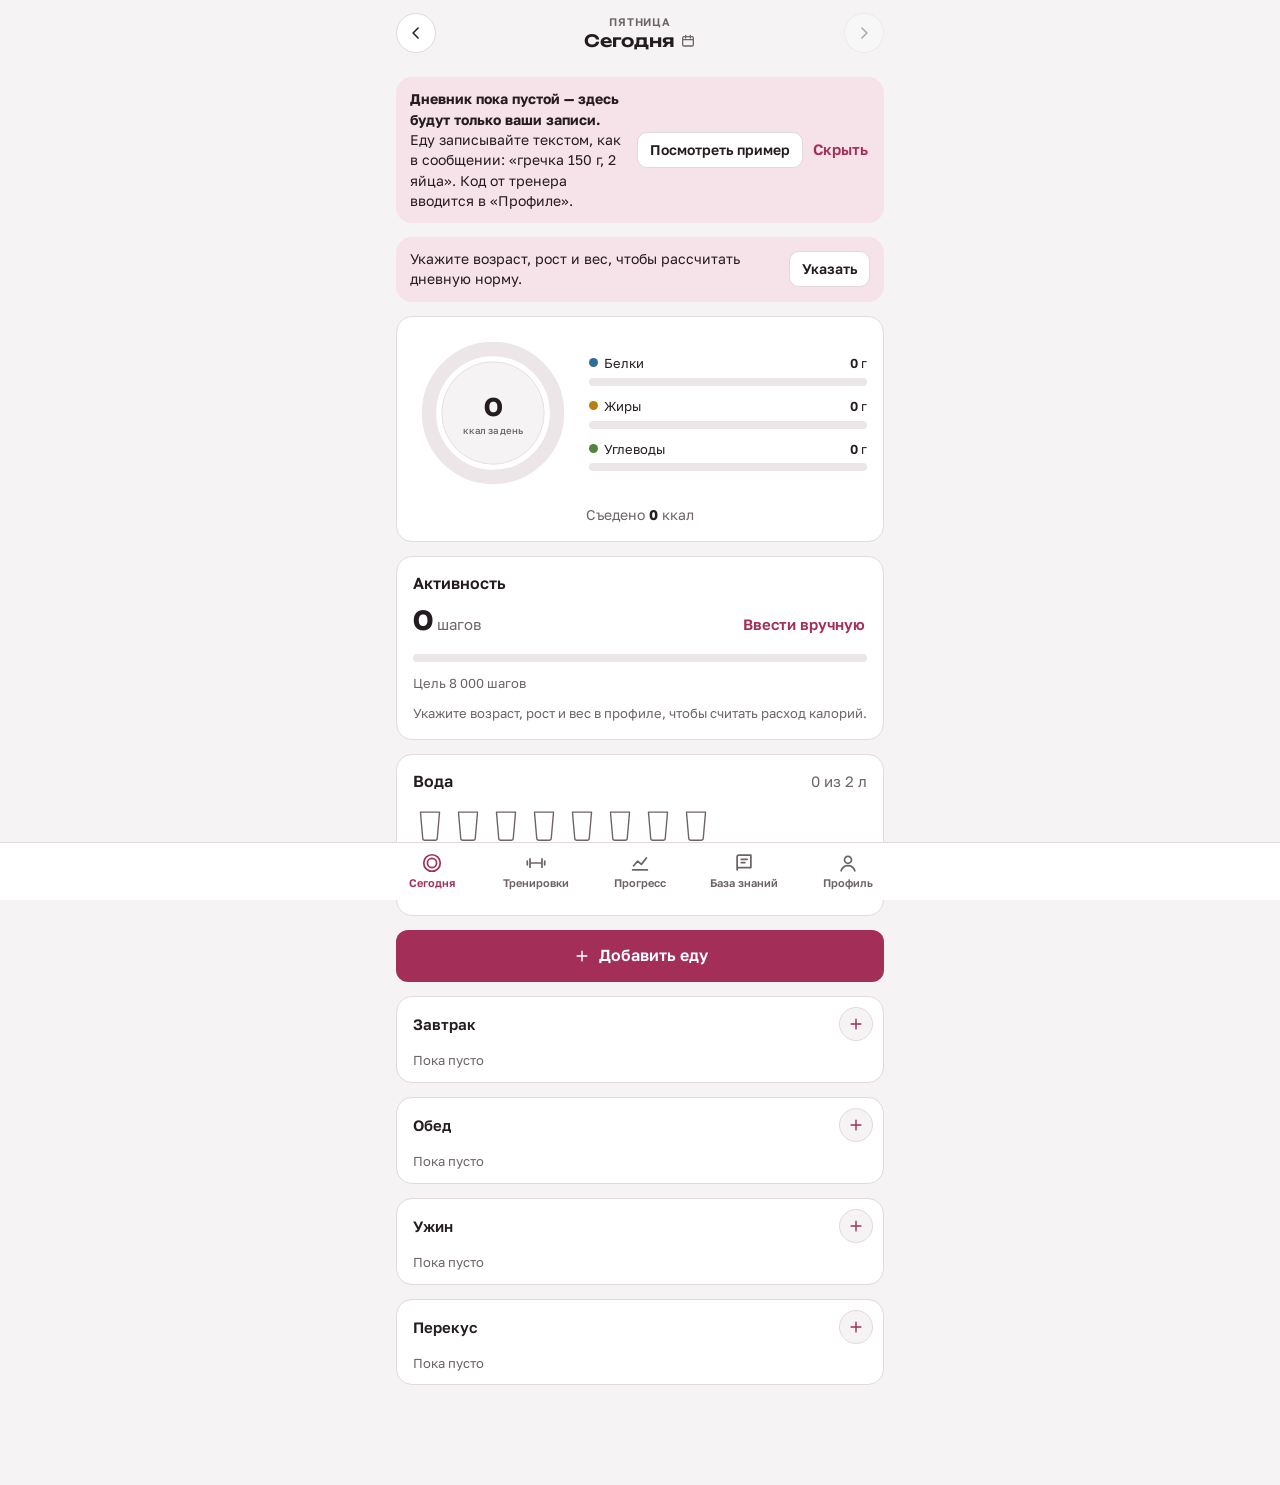
<file: index.html>
<!doctype html>
<html lang="ru">
<head>
<meta charset="utf-8">
<meta name="viewport" content="width=device-width,initial-scale=1,viewport-fit=cover">
<meta name="theme-color" content="#F5F3F4" media="(prefers-color-scheme: light)">
<meta name="theme-color" content="#151114" media="(prefers-color-scheme: dark)">
<meta name="apple-mobile-web-app-capable" content="yes">
<meta name="mobile-web-app-capable" content="yes">
<meta name="apple-mobile-web-app-status-bar-style" content="default">
<meta name="apple-mobile-web-app-title" content="Тарелка">
<meta name="format-detection" content="telephone=no">
<link rel="manifest" href="manifest.webmanifest">
<link rel="apple-touch-icon" href="icon-180.png">
<link rel="icon" type="image/png" sizes="192x192" href="icon-192.png">
<title>Тарелка и штанга</title>
<link rel="preconnect" href="https://fonts.googleapis.com">
<link rel="preconnect" href="https://fonts.gstatic.com" crossorigin>
<link rel="stylesheet" href="https://fonts.googleapis.com/css2?family=Golos+Text:wght@400;500;600&family=Unbounded:wght@500;700&display=swap">
<link rel="stylesheet" href="styles.css">
</head>
<body>
<div id="app"><main id="view" class="view"></main></div>
<div class="rest" id="rest" hidden></div>
<nav class="tabs" aria-label="Разделы"><div class="tabs-in" id="tabs"></div></nav>
<div class="sheet-back" id="sheetBack" hidden><div class="sheet" id="sheet" role="dialog" aria-modal="true" aria-labelledby="sheetTitle"></div></div>
<div class="toast" id="toast" role="status" hidden></div>
<script src="vendor/firebase-app-compat.js"></script>
<script src="vendor/firebase-auth-compat.js"></script>
<script src="vendor/firebase-firestore-compat.js"></script>
<script src="foods.js"></script>
<script src="foods_a.js"></script>
<script src="foods_b.js"></script>
<script src="foods_c.js"></script>
<script src="foods_d.js"></script>
<script src="foods_e.js"></script>
<script src="foods_f.js"></script>
<script src="foods_g.js"></script>
<script src="parser.js"></script>
<script src="knowledge.js"></script>
<script src="knowledge_more.js"></script>
<script src="ex_a.js"></script>
<script src="ex_b.js"></script>
<script src="ex_c.js"></script>
<script src="ex_d.js"></script>
<script src="ex_e.js"></script>
<script src="ex_f.js"></script>
<script src="ex_g.js"></script>
<script src="ex_h.js"></script>
<script src="ex_i.js"></script>
<script src="ex_j.js"></script>
<script src="ex_k.js"></script>
<script src="articles_more.js"></script>
<script src="anim.js"></script>
<script src="anim_specs.js"></script>
<script src="anim_a.js"></script>
<script src="anim_b.js"></script>
<script src="anim_c.js"></script>
<script src="anim_d.js"></script>
<script src="anim_e.js"></script>
<script src="anim_f.js"></script>
<script src="anim_g.js"></script>
<script src="anim_h.js"></script>
<script src="anim_i.js"></script>
<script src="anim_j.js"></script>
<script src="anim_k.js"></script>
<script src="xlsx.js"></script>
<script src="app.js"></script>
</body>
</html>
</file>
<file: styles.css>
/* Layout: одноколоночное приложение (до 520px), липкая шапка, фиксированная нижняя панель из 5 вкладок; тарелка КБЖУ — главный элемент. */
:root{
  --bg:#F5F3F4; --surface:#FFFFFF; --sunken:#ECE6E9; --line:#E1D9DD; --fg:#241C21; --muted:#6E6369;
  --accent:#A32F58; --accent-ink:#FFFFFF; --accent-soft:#F6E2E9;
  --prot:#2F6C97; --fat:#B97F14; --carb:#53843F; --water:#2F86BF; --warn:#A35E0B; --good:#3F7A35;
  --shade:rgba(30,16,24,.45);
  --font-display:"Unbounded","Golos Text",system-ui,sans-serif;
  --font-body:"Golos Text",system-ui,-apple-system,"Segoe UI",Roboto,Arial,sans-serif;
  --radius:16px;
  color-scheme:light;
}
@media (prefers-color-scheme: dark){
  :root:not([data-theme="light"]){
    --bg:#151114; --surface:#1F191D; --sunken:#2B2328; --line:#3A3036; --fg:#F2ECEF; --muted:#AA9DA4;
    --accent:#E36A92; --accent-ink:#1B0E14; --accent-soft:#3C2330;
    --prot:#73ABD6; --fat:#E0AE4E; --carb:#8EBF77; --water:#6CB5E8; --warn:#E5A453; --good:#8EBF77;
    --shade:rgba(0,0,0,.6); color-scheme:dark;
  }
}
:root[data-theme="dark"]{
  --bg:#151114; --surface:#1F191D; --sunken:#2B2328; --line:#3A3036; --fg:#F2ECEF; --muted:#AA9DA4;
  --accent:#E36A92; --accent-ink:#1B0E14; --accent-soft:#3C2330;
  --prot:#73ABD6; --fat:#E0AE4E; --carb:#8EBF77; --water:#6CB5E8; --warn:#E5A453; --good:#8EBF77;
  --shade:rgba(0,0,0,.6); color-scheme:dark;
}
*{box-sizing:border-box}
[hidden]{display:none!important}
html{-webkit-text-size-adjust:100%}
body{margin:0;background:var(--bg);color:var(--fg);font:15px/1.45 var(--font-body);-webkit-font-smoothing:antialiased;-webkit-tap-highlight-color:transparent;padding-top:env(safe-area-inset-top,0px)}
img{max-width:100%}
button,input,select,textarea{font:inherit;color:inherit}
input,select,textarea{font-size:16px}
h1,h2,h3{text-wrap:balance}
p{margin:0}
#app{max-width:520px;margin-inline:auto;padding-inline:16px;padding-block:0 calc(100px + env(safe-area-inset-bottom,0px))}
#app.with-rest{padding-bottom:calc(160px + env(safe-area-inset-bottom,0px))}
.view{display:flex;flex-direction:column;gap:14px}
.hd{position:sticky;top:env(safe-area-inset-top,0px);z-index:5;background:var(--bg);margin-inline:-16px;padding:12px 16px 10px;display:flex;align-items:center;gap:10px}
.hd h1{margin:0;flex:1;font:700 19px/1.2 var(--font-display);letter-spacing:-.01em}
.hd-date{flex:1;display:flex;flex-direction:column;align-items:center;gap:1px;min-width:0}
.hd-date strong{font:600 17px/1.2 var(--font-display)}
.eyebrow{font-size:11px;font-weight:600;letter-spacing:.08em;text-transform:uppercase;color:var(--muted)}
.icon-btn{width:40px;height:40px;border-radius:50%;border:1px solid var(--line);background:var(--surface);display:grid;place-items:center;cursor:pointer;flex:none;padding:0;color:var(--fg)}
.icon-btn:disabled{opacity:.35;cursor:default}
.card{background:var(--surface);border:1px solid var(--line);border-radius:var(--radius);padding:16px;display:flex;flex-direction:column;gap:12px;min-width:0}
.card h2{margin:0;font:600 16px/1.3 var(--font-body)}
.card h3{margin:0;font:600 15px/1.3 var(--font-body)}
.sec-head{display:flex;align-items:baseline;justify-content:space-between;gap:10px;flex-wrap:wrap}
.muted{color:var(--muted)}
.small{font-size:13px}
.num{font-variant-numeric:tabular-nums}
.row{display:flex;gap:8px;flex-wrap:wrap;align-items:center}
.grow{flex:1}
.btn{display:inline-flex;align-items:center;justify-content:center;gap:8px;min-height:46px;padding:0 18px;border-radius:12px;border:1px solid transparent;font-weight:600;cursor:pointer;text-align:center;line-height:1.2}
.btn-primary{background:var(--accent);color:var(--accent-ink)}
.btn-ghost{background:var(--surface);border-color:var(--line);color:var(--fg)}
.btn-link{background:none;border:0;color:var(--accent);font-weight:600;cursor:pointer;padding:6px 2px}
.btn-warn{background:var(--surface);border-color:var(--line);color:var(--warn)}
.btn-sm{min-height:36px;padding:0 12px;font-size:14px;border-radius:10px}
.btn-block{width:100%}
.btn:disabled{opacity:.45;cursor:default}
:focus-visible{outline:2px solid var(--accent);outline-offset:2px}
.field{display:flex;flex-direction:column;gap:5px;min-width:0}
.field>label,.lbl{font-size:13px;color:var(--muted);font-weight:500}
.input{width:100%;min-height:44px;padding:9px 12px;border-radius:10px;border:1px solid var(--line);background:var(--bg);color:var(--fg)}
.input:focus{border-color:var(--accent);outline:none;box-shadow:0 0 0 3px var(--accent-soft)}
.input-sm{min-height:38px;padding:6px 9px}
textarea.input{resize:vertical;min-height:64px;line-height:1.4}
select.input{appearance:auto}
.grid2{display:grid;grid-template-columns:repeat(2,minmax(0,1fr));gap:10px}
.grid3{display:grid;grid-template-columns:repeat(3,minmax(0,1fr));gap:10px}
.span2{grid-column:1/-1}
.hint{font-size:13px;color:var(--muted)}
.check{display:flex;gap:10px;align-items:flex-start;cursor:pointer}
.check input{width:22px;height:22px;accent-color:var(--accent);flex:none;margin:1px 0 0}

/* banners */
.banner{background:var(--accent-soft);border-radius:var(--radius);padding:12px 14px;display:flex;gap:10px 12px;align-items:center;flex-wrap:wrap}
.banner p{flex:1;min-width:200px;font-size:14px}
.banner.plain{background:var(--sunken)}

/* plate */
.plate{display:flex;align-items:center;gap:16px;flex-wrap:wrap}
.plate svg{width:160px;height:160px;flex:none;margin-inline:auto}
.rim{fill:none;stroke:var(--sunken);stroke-width:18}
.plate-in{fill:var(--bg);stroke:var(--line);stroke-width:1}
.seg{fill:none;stroke-width:18}
.seg-p{stroke:var(--prot)} .seg-f{stroke:var(--fat)} .seg-c{stroke:var(--carb)}
.ring-big{font:700 30px var(--font-display);fill:var(--fg);font-variant-numeric:tabular-nums}
.ring-big.over{fill:var(--warn)}
.ring-small{font:500 12px var(--font-body);fill:var(--muted)}
.macros{flex:1;min-width:180px;display:flex;flex-direction:column;gap:11px}
.mrow{display:flex;flex-direction:column;gap:5px}
.mtop{display:flex;justify-content:space-between;gap:8px;font-size:13px}
.mtop b{font-weight:600}
.bar{height:8px;border-radius:99px;background:var(--sunken);overflow:hidden}
.bar i{display:block;height:100%;border-radius:inherit;transition:width .3s}
.dot{display:inline-block;width:9px;height:9px;border-radius:50%;margin-right:6px;vertical-align:1px}
.eaten-line{font-size:14px;color:var(--muted);text-align:center;width:100%}
.eaten-line b{color:var(--fg)}

/* activity */
.act-top{display:flex;align-items:baseline;justify-content:space-between;gap:10px;flex-wrap:wrap}
.big-num{font:700 26px/1.1 var(--font-display);font-variant-numeric:tabular-nums}
.burn{display:grid;grid-template-columns:repeat(3,minmax(0,1fr));gap:8px}
.burn div{background:var(--bg);border-radius:12px;padding:8px 10px;display:flex;flex-direction:column;gap:1px}
.burn b{font-weight:600;font-variant-numeric:tabular-nums}
.burn span{font-size:12px;color:var(--muted)}
.balance{display:flex;justify-content:space-between;align-items:center;gap:10px;padding-top:10px;border-top:1px solid var(--line);flex-wrap:wrap}
.pill{display:inline-block;font-size:12px;font-weight:600;padding:3px 9px;border-radius:99px;background:var(--sunken);color:var(--muted);white-space:nowrap}
.pill.ok{background:var(--accent-soft);color:var(--accent)}
.pill.good{background:var(--sunken);color:var(--good)}
.pill.warn{background:var(--sunken);color:var(--warn)}

/* water */
.glasses{display:flex;flex-wrap:wrap;gap:4px}
.glass{width:34px;height:42px;border:0;background:none;padding:0;cursor:pointer;color:var(--muted);display:grid;place-items:center}
.glass.on{color:var(--water)}

/* meals */
.add-main{min-height:52px;font-size:16px}
.meal{background:var(--surface);border:1px solid var(--line);border-radius:var(--radius);overflow:hidden}
.meal-hd{display:flex;align-items:center;gap:10px;padding:10px 10px 10px 16px}
.meal-hd h3{margin:0;flex:1;font:600 15px var(--font-body)}
.meal-kcal{color:var(--muted);font-size:14px;font-variant-numeric:tabular-nums}
.add-mini{width:34px;height:34px;border-radius:50%;border:1px solid var(--line);background:var(--bg);display:grid;place-items:center;cursor:pointer;color:var(--accent);padding:0}
.item{display:flex;align-items:center;gap:12px;width:100%;padding:10px 16px;border:0;border-top:1px solid var(--line);background:none;text-align:left;cursor:pointer}
.item-name{flex:1;min-width:0}
.item-name small{display:block;font-size:13px;color:var(--muted)}
.item-kcal{font-weight:600;font-variant-numeric:tabular-nums;white-space:nowrap}
.empty{padding:0 16px 12px;color:var(--muted);font-size:13px}

/* tabs */
.tabs{position:fixed;left:0;right:0;bottom:0;z-index:10;background:var(--surface);border-top:1px solid var(--line);padding-bottom:env(safe-area-inset-bottom,0px)}
.tabs-in{max-width:520px;margin-inline:auto;display:grid;grid-template-columns:repeat(5,minmax(0,1fr))}
.tab{display:flex;flex-direction:column;align-items:center;gap:3px;padding:9px 2px 10px;background:none;border:0;color:var(--muted);font-size:11px;font-weight:600;cursor:pointer;line-height:1.15;text-align:center}
.tab[aria-current="page"]{color:var(--accent)}

/* rest timer */
.rest{position:fixed;left:0;right:0;bottom:calc(62px + env(safe-area-inset-bottom,0px));z-index:9;padding:0 12px 8px}
.rest-in{position:relative;overflow:hidden;max-width:496px;margin-inline:auto;background:var(--fg);color:var(--bg);border-radius:14px;padding:10px 12px;display:flex;align-items:center;gap:10px;box-shadow:0 6px 24px rgba(0,0,0,.2)}
.rest-in b{font:700 20px var(--font-display);font-variant-numeric:tabular-nums;min-width:62px}
.rest-in span{flex:1;font-size:13px;opacity:.8}
.rest-in button{background:none;border:1px solid currentColor;color:inherit;border-radius:9px;padding:6px 10px;font-size:13px;font-weight:600;cursor:pointer}
.rest-bar{position:absolute;left:0;right:0;bottom:0;height:3px;background:rgba(127,127,127,.35)}
.rest-bar i{display:block;height:100%;background:var(--accent);transition:width 1s linear}

/* sheet */
.sheet-back{position:fixed;inset:0;z-index:20;background:var(--shade);display:flex;align-items:flex-end;justify-content:center}
.sheet{width:100%;max-width:560px;max-height:92vh;max-height:92dvh;overflow:auto;background:var(--surface);border-radius:20px 20px 0 0;padding:8px 16px calc(20px + env(safe-area-inset-bottom,0px));display:flex;flex-direction:column;gap:14px;overscroll-behavior:contain}
.sheet>*{flex-shrink:0}
.grabber{width:40px;height:4px;border-radius:2px;background:var(--line);margin:2px auto 0;flex:none}
.sheet-hd{display:flex;align-items:center;gap:10px}
.sheet-hd h2{margin:0;flex:1;font:700 18px/1.25 var(--font-display)}
.segm{display:grid;grid-auto-columns:minmax(0,1fr);grid-auto-flow:column;gap:4px;background:var(--sunken);padding:4px;border-radius:12px}
.segm button{border:0;background:none;padding:8px 2px;border-radius:9px;font-size:13px;font-weight:600;cursor:pointer;color:var(--muted)}
.segm button[aria-pressed="true"]{background:var(--surface);color:var(--fg);box-shadow:0 1px 3px rgba(0,0,0,.12)}
.pv{display:flex;flex-direction:column}
.pv-item{display:grid;grid-template-columns:minmax(0,1fr) auto auto 32px;align-items:center;gap:8px;padding:9px 0;border-bottom:1px solid var(--line)}
.pv-name small{display:block;font-size:12px;color:var(--muted)}
.pv-g{display:flex;align-items:center;gap:4px;font-size:13px;color:var(--muted)}
.pv-g input{width:70px;text-align:right;color:var(--fg)}
.pv-kcal{font-weight:600;font-variant-numeric:tabular-nums;min-width:64px;text-align:right;white-space:nowrap}
.x-btn{width:32px;height:32px;border-radius:50%;border:0;background:var(--sunken);display:grid;place-items:center;cursor:pointer;color:var(--muted);padding:0;flex:none}
.unknown{background:var(--accent-soft);border-radius:12px;padding:10px 12px;display:flex;flex-direction:column;gap:8px;margin-top:8px}
.chips{display:flex;flex-wrap:wrap;gap:6px}
.chip{border:1px solid var(--line);background:var(--bg);border-radius:99px;padding:7px 12px;font-size:13px;cursor:pointer;color:var(--fg)}
.chip[aria-pressed="true"]{background:var(--fg);color:var(--bg);border-color:var(--fg)}
.chips.scroll{flex-wrap:nowrap;overflow-x:auto;margin-inline:-16px;padding-inline:16px;scrollbar-width:none}
.chips.scroll::-webkit-scrollbar{display:none}
.chips.scroll .chip{flex:none}
.results{display:flex;flex-direction:column}
.res{display:flex;justify-content:space-between;align-items:center;gap:10px;padding:11px 2px;border:0;border-bottom:1px solid var(--line);background:none;text-align:left;cursor:pointer;width:100%}
.res span:last-child{color:var(--muted);font-size:13px;white-space:nowrap}
.res-main{display:flex;flex-direction:column;min-width:0;flex:1}
.res-main small{color:var(--muted);font-size:13px}

/* toast */
.toast{position:fixed;left:50%;transform:translateX(-50%);bottom:calc(86px + env(safe-area-inset-bottom,0px));z-index:30;background:var(--fg);color:var(--bg);padding:11px 14px;border-radius:12px;display:flex;gap:14px;align-items:center;width:max-content;max-width:calc(100% - 32px);font-size:14px;box-shadow:0 6px 24px rgba(0,0,0,.2)}
.resting .toast{bottom:calc(146px + env(safe-area-inset-bottom,0px))}
.toast button{background:none;border:0;color:inherit;font-weight:700;text-decoration:underline;cursor:pointer;padding:0}

/* training */
.week{display:grid;grid-template-columns:repeat(7,minmax(0,1fr));gap:4px;text-align:center}
.wd{font-size:12px;color:var(--muted);display:flex;flex-direction:column;align-items:center;gap:4px}
.wd i{width:30px;height:30px;border-radius:50%;border:1.5px solid var(--line);display:grid;place-items:center;font-style:normal}
.wd i.on{background:var(--accent);border-color:var(--accent);color:var(--accent-ink)}
.wd.today b{color:var(--fg)}
.ex{display:flex;justify-content:space-between;gap:10px;padding:9px 0;border-top:1px solid var(--line);align-items:center}
.ex:first-child{border-top:0}
.ex-name{background:none;border:0;padding:0;text-align:left;cursor:pointer;color:var(--fg);flex:1;min-width:0}
.ex-name small{display:block;color:var(--muted);font-size:12px}
.ex .scheme{color:var(--muted);white-space:nowrap;font-variant-numeric:tabular-nums}
.sx{border-top:1px solid var(--line);padding-top:12px;display:flex;flex-direction:column;gap:8px}
.sx:first-of-type{border-top:0;padding-top:0}
.sx-hd{display:flex;align-items:flex-start;gap:8px}
.sx-hd .ex-name{font-weight:600}
.sx-prev{font-size:12px;color:var(--muted)}
.set{display:grid;grid-template-columns:24px minmax(0,1fr) auto minmax(0,1fr) auto 44px;gap:6px;align-items:center}
.set .no{font-size:13px;color:var(--muted);text-align:center;font-variant-numeric:tabular-nums}
.set input{text-align:center;font-variant-numeric:tabular-nums}
.set .u{font-size:12px;color:var(--muted)}
.done-btn{width:44px;height:38px;border-radius:10px;border:1.5px solid var(--line);background:var(--bg);display:grid;place-items:center;cursor:pointer;color:var(--muted);padding:0}
.done-btn[aria-pressed="true"]{background:var(--accent);border-color:var(--accent);color:var(--accent-ink)}
.set.is-done input{background:var(--accent-soft);border-color:transparent}
.pe{display:grid;grid-template-columns:minmax(0,1fr) 58px 76px;gap:6px;align-items:center;padding:9px 0;border-top:1px solid var(--line)}
.pe:first-child{border-top:0}
.pe .row{grid-column:1/-1;justify-content:flex-end;gap:6px}
.pe input{text-align:center}
.hist{display:flex;justify-content:space-between;gap:10px;align-items:center;padding:10px 0;border:0;border-top:1px solid var(--line);background:none;width:100%;text-align:left;cursor:pointer;color:var(--fg)}
.hist:first-child{border-top:0}
.confirm{background:var(--sunken);border-radius:12px;padding:12px;display:flex;flex-direction:column;gap:10px}

/* knowledge */
.kb-row{display:flex;align-items:center;gap:12px;padding:11px 0;border:0;border-top:1px solid var(--line);background:none;width:100%;text-align:left;cursor:pointer;color:var(--fg)}
.kb-row:first-child{border-top:0}
.kb-row small{display:block;color:var(--muted);font-size:13px}
.kb-row .chev{color:var(--muted);flex:none}
.tag{display:inline-block;font-size:12px;padding:3px 9px;border-radius:99px;background:var(--sunken);color:var(--muted)}
.doc{display:flex;flex-direction:column;gap:12px;font-size:15px;line-height:1.55}
.doc h3{margin:6px 0 0;font:600 15px var(--font-body)}
.doc ol,.doc ul{margin:0;padding-left:22px;display:flex;flex-direction:column;gap:6px}
.tipbox{background:var(--accent-soft);border-radius:12px;padding:12px 14px;font-size:14px}
.links{display:flex;gap:8px;flex-wrap:wrap}
.links a{display:inline-flex;align-items:center;gap:6px;min-height:40px;padding:0 14px;border-radius:10px;border:1px solid var(--line);color:var(--fg);text-decoration:none;font-weight:600;font-size:14px;background:var(--bg)}

/* progress */
.stats{display:grid;grid-template-columns:repeat(2,minmax(0,1fr));gap:8px}
.stats.three{grid-template-columns:repeat(3,minmax(0,1fr))}
.stat{background:var(--bg);border-radius:12px;padding:10px 12px;display:flex;flex-direction:column;gap:2px;min-width:0}
.stat b{font:700 18px/1.2 var(--font-display);font-variant-numeric:tabular-nums}
.stat span{font-size:12px;color:var(--muted)}
.chart svg{width:100%;height:auto;display:block;touch-action:manipulation}
.chart-cap{font-size:13px;color:var(--muted);min-height:18px;font-variant-numeric:tabular-nums}
.chart-cap b{color:var(--fg);font-weight:600}
.legend{display:flex;gap:14px;flex-wrap:wrap;font-size:12px;color:var(--muted)}
.ax{font:500 10px var(--font-body);fill:var(--muted)}
.grid-l{stroke:var(--line);stroke-width:1}
.hit{fill:transparent;cursor:pointer}
.hit:hover{fill:var(--fg);fill-opacity:.06}
.tbl-wrap{overflow-x:auto}
.tbl{width:100%;border-collapse:collapse;font-variant-numeric:tabular-nums;font-size:14px}
.tbl th{font-size:12px;font-weight:600;color:var(--muted);text-align:right;padding:6px}
.tbl th:first-child,.tbl td:first-child{text-align:left}
.tbl td{padding:8px 6px;border-top:1px solid var(--line);text-align:right}
.down{color:var(--good)} .up{color:var(--warn)}
.list-row{display:flex;justify-content:space-between;align-items:center;gap:10px;padding:8px 0;border-top:1px solid var(--line)}
.jr{display:grid;grid-template-columns:72px minmax(0,1fr);gap:10px;padding:10px 0;border:0;border-top:1px solid var(--line);background:none;width:100%;text-align:left;cursor:pointer;color:var(--fg)}
.jr:first-child{border-top:0}
.jr b{font-weight:600;font-size:14px}
.jr span{font-size:13px;color:var(--muted)}
.norm{background:var(--bg);border-radius:12px;padding:12px 14px;display:flex;flex-direction:column;gap:6px}
.norm b.big{font:700 22px/1.2 var(--font-display);font-variant-numeric:tabular-nums}
.code{font-family:ui-monospace,Menlo,Consolas,monospace;font-size:12px;word-break:break-all}
@media (max-width:360px){ .grid3{grid-template-columns:repeat(2,minmax(0,1fr))} .stats.three{grid-template-columns:repeat(2,minmax(0,1fr))} .burn{grid-template-columns:repeat(2,minmax(0,1fr))} }
@media (prefers-reduced-motion: reduce){ *{transition:none!important;animation:none!important} }

/* тренер, связь */
.coachbar{display:flex;align-items:center;gap:10px;background:var(--sunken);border-radius:var(--radius);padding:10px 12px}
.code-big{font:700 24px/1.2 var(--font-display);letter-spacing:.14em;font-variant-numeric:tabular-nums}
.code-in{text-transform:uppercase;letter-spacing:.12em;font-variant-numeric:tabular-nums}
.warn-text{color:var(--warn)}

/* анимации упражнений */
.ex-thumb{width:52px;height:52px;flex:none;border-radius:12px;background:var(--bg);border:1px solid var(--line);display:block}
.ex-thumb.none{display:grid;place-items:center;color:var(--muted)}
.res .ex-thumb{width:46px;height:46px;border-radius:10px}
.ex-anim-box{flex:none;position:relative;border-radius:16px;background:var(--bg);border:1px solid var(--line);overflow:hidden}
.ex-anim{display:block;width:100%;height:clamp(200px,58vw,300px)}
.anim-btn{position:absolute;right:10px;bottom:10px;width:40px;height:40px;border-radius:50%;border:1px solid var(--line);background:var(--surface);color:var(--fg);display:grid;place-items:center;cursor:pointer;padding:0}
.howto{font-size:14px;color:var(--muted)}
.howto summary{cursor:pointer;color:var(--accent);font-weight:600;min-height:32px;display:flex;align-items:center}
.howto ol{margin:6px 0 0;padding-left:20px;display:flex;flex-direction:column;gap:6px}
.howto b{color:var(--fg);font-weight:600}

/* вода (размер стакана), мои блюда, продукт по штрихкоду */
.glass.part{color:var(--water)}
.water-ctl{display:flex;align-items:center;gap:8px;flex-wrap:wrap}
.glass-chip{min-height:40px}
.lbl-row{display:flex;justify-content:space-between;align-items:center;gap:8px}
.lbl-row .btn-link{min-height:40px}
.dish-chip{display:inline-flex;align-items:stretch;max-width:100%;min-height:40px;border:1px solid var(--line);background:var(--bg);border-radius:99px;overflow:hidden}
.dish-chip button{border:0;background:none;color:var(--fg);font-size:13px;cursor:pointer;padding:0 8px 0 14px;min-width:0;overflow:hidden;text-overflow:ellipsis;white-space:nowrap}
.dish-chip .dish-ed{flex:none;width:40px;padding:0;display:grid;place-items:center;color:var(--muted);border-left:1px solid var(--line)}
.row.nowrap{flex-wrap:nowrap;gap:6px}
.howto .grid2{margin:8px 0 10px}
.dish-row{grid-template-columns:minmax(0,1fr) 86px 78px 32px}
.dish-row .pv-g{justify-content:flex-end}
.dish-row .pv-kcal{min-width:0;font-size:14px}
.grid3.bju{gap:8px}
.bc-wait{display:flex;align-items:center;gap:12px;color:var(--muted);font-size:14px;padding:8px 0}
.spin{width:22px;height:22px;border-radius:50%;border:2.5px solid var(--line);border-top-color:var(--accent);animation:spin .8s linear infinite;flex:none}
@keyframes spin{to{transform:rotate(360deg)}}

/* ===== Подсказка прогрессии, комментарии тренера, фото прогресса, напоминания ===== */
.sx-hint{display:flex;flex-direction:column;gap:2px;margin-top:-2px}
.sx-tip{font-size:13px;line-height:1.35;color:var(--accent);font-weight:600}
.note-card{background:var(--accent-soft);border-color:transparent}
.note-hd{display:flex;align-items:center;gap:8px;color:var(--accent)}
.note-hd svg{flex:none}
.note-hd h2,.note-hd b{flex:1;color:var(--fg)}
.note-hd .muted{white-space:nowrap}
.note-text{white-space:pre-wrap;overflow-wrap:anywhere}
.note-in{border-radius:12px;padding:12px 14px;display:flex;flex-direction:column;gap:8px}
.note-mark{display:inline-flex;align-items:center;gap:3px;color:var(--accent);font-weight:600;vertical-align:-2px}
.note-mark svg{width:14px;height:14px}
.ph-grid{display:grid;grid-template-columns:repeat(3,minmax(0,1fr));gap:10px 6px}
.ph-it{display:flex;flex-direction:column;gap:3px;min-width:0}
.ph-d{font-size:12px;color:var(--muted);white-space:nowrap;overflow:hidden;text-overflow:ellipsis;font-variant-numeric:tabular-nums}
.ph-th{position:relative;aspect-ratio:3/4;border:0;padding:0;border-radius:10px;overflow:hidden;background:var(--sunken);cursor:pointer;display:block;width:100%}
.ph-th img{width:100%;height:100%;object-fit:cover;display:block}
.ph-cap{position:absolute;left:5px;bottom:5px;font-size:11px;font-weight:600;padding:1px 7px;border-radius:99px;background:rgba(0,0,0,.6);color:#fff}
.ph-th.sel{outline:3px solid var(--accent);outline-offset:-3px}
.ph-num{position:absolute;top:6px;right:6px;width:24px;height:24px;border-radius:50%;background:var(--accent);color:var(--accent-ink);display:grid;place-items:center;font-style:normal;font-size:13px;font-weight:700}
.sheet.full{max-width:560px;max-height:none;height:100vh;height:100dvh;border-radius:0;padding-top:calc(8px + env(safe-area-inset-top,0px))}
.sheet.full .grabber{display:none}
.ph-stage{background:var(--sunken);border-radius:12px;overflow:hidden;display:grid;place-items:center}
.ph-stage img{display:block;width:100%;height:auto;max-height:calc(100vh - 250px);max-height:calc(100dvh - 250px);object-fit:contain}
.ph-stage.small img{max-height:40vh}
.ph-cmp{display:grid;grid-template-columns:repeat(2,minmax(0,1fr));gap:8px}
.ph-col{margin:0;display:flex;flex-direction:column;gap:6px;min-width:0}
.ph-cbox{background:var(--sunken);border-radius:10px;overflow:hidden;aspect-ratio:3/4}
.ph-cbox img{width:100%;height:100%;object-fit:contain;display:block}
.ph-col figcaption{display:flex;flex-direction:column;gap:1px;font-size:13px;font-variant-numeric:tabular-nums}
.ph-col figcaption span{color:var(--muted)}
.rem{display:flex;flex-direction:column;gap:10px;padding-top:10px;border-top:1px solid var(--line)}
.rem-hd{display:flex;align-items:center;gap:12px;min-height:44px;cursor:pointer}
.rem.off .rem-hd{cursor:default;opacity:.6}
.rem-hd b{display:block;font-weight:600}
.rem-hd small{display:block;font-size:13px;color:var(--muted)}
.rem-opts{display:flex;flex-direction:column;gap:10px;padding-bottom:4px}
.sw{position:relative;display:inline-block;width:48px;height:28px;flex:none}
.sw input{position:absolute;inset:0;width:100%;height:100%;margin:0;opacity:0;cursor:pointer;z-index:1}
.sw i{position:absolute;inset:0;border-radius:99px;background:var(--line);transition:background .2s}
.sw i::after{content:"";position:absolute;top:3px;left:3px;width:22px;height:22px;border-radius:50%;background:#fff;box-shadow:0 1px 3px rgba(0,0,0,.3);transition:transform .2s}
.sw input:checked+i{background:var(--accent)}
.sw input:checked+i::after{transform:translateX(20px)}
.sw input:focus-visible+i{outline:2px solid var(--accent);outline-offset:2px}
.sw input:disabled{cursor:default}
.wdays{display:grid;grid-template-columns:repeat(7,minmax(0,1fr));gap:4px}
.wdays button{min-height:40px;padding:0;border-radius:10px;border:1px solid var(--line);background:var(--bg);color:var(--fg);font-size:13px;font-weight:600;cursor:pointer}
.wdays button[aria-pressed="true"]{background:var(--accent);border-color:var(--accent);color:var(--accent-ink)}
input[type="time"].input{min-width:0}

/* веб-версия: подсказка установки на айфоне, сканер штрихкода через камеру */
.install-hint{display:flex;flex-direction:column;align-items:flex-start;gap:6px}
.install-hint p{margin:0;font-size:14px}
.scan-ov{position:fixed;inset:0;z-index:60;background:#000;color:#fff;display:flex;flex-direction:column;padding:calc(10px + env(safe-area-inset-top,0px)) 14px calc(16px + env(safe-area-inset-bottom,0px));gap:12px}
.scan-hd{display:flex;align-items:center;justify-content:space-between;gap:10px}
.scan-hd .icon-btn{background:rgba(255,255,255,.12);border-color:transparent;color:#fff}
.scan-box{flex:1;min-height:0;border-radius:14px;overflow:hidden;background:#111;display:flex;align-items:center;justify-content:center}
.scan-box video{width:100%!important;height:100%!important;object-fit:cover}
.scan-hint{margin:0;font-size:14px;color:rgba(255,255,255,.75);text-align:center}

/* периоды, календарь, день целиком */
.per-nav{display:flex;align-items:center;justify-content:space-between;gap:10px}
.per-nav b{font:600 16px/1.2 var(--font-display);text-align:center;flex:1}
.hd .btn-sm svg{flex:none}
button.hd-date{border:0;background:none;color:var(--fg);cursor:pointer;padding:2px 6px;border-radius:10px;font:inherit}
.hd-date strong{display:inline-flex;align-items:center;gap:6px}
.hd-date strong svg{color:var(--muted)}
.cal{display:flex;flex-direction:column;gap:4px}
.cal-wd,.cal-g{display:grid;grid-template-columns:repeat(7,minmax(0,1fr));gap:4px}
.cal-wd span{text-align:center;font-size:12px;color:var(--muted);font-weight:600}
.cal-c{min-height:48px;border:1px solid var(--line);border-radius:10px;background:var(--surface);color:var(--fg);display:flex;flex-direction:column;align-items:center;justify-content:flex-start;gap:4px;padding:6px 2px 4px;cursor:pointer;font-variant-numeric:tabular-nums}
.cal-c.empty{border:0;background:none}
.cal-c:disabled{opacity:.35;cursor:default}
.cal-c.today{border-color:var(--accent);box-shadow:inset 0 0 0 1px var(--accent)}
.cal-n{font-size:14px;font-weight:600;line-height:1}
.cal-d{display:flex;flex-wrap:wrap;justify-content:center;gap:2px;max-width:100%}
.cd{display:inline-block;width:7px;height:7px;border-radius:50%;background:var(--muted);flex:none}
.cd.wo{background:var(--accent)}.cd.wt{background:var(--prot)}.cd.nt{background:var(--fat)}
.cb{display:block;width:60%;max-width:22px;height:4px;border-radius:2px;background:var(--muted);flex:none}
.cal-leg .cb{width:16px}
.cb.ok{background:var(--good)}.cb.hi{background:var(--warn)}.cb.lo{background:var(--muted)}.cb.none{background:transparent}
.cal-lh{color:var(--fg);font-weight:600}
.cal-leg{display:flex;flex-wrap:wrap;gap:6px 14px;font-size:12px;color:var(--muted)}
.cal-leg span{display:inline-flex;align-items:center;gap:6px}
.dv-sec{display:flex;flex-direction:column;gap:8px;padding-top:10px;border-top:1px solid var(--line)}
.dv-sec h3{margin:0;font:600 15px var(--font-body)}
.dv-meal,.dv-wo{display:flex;flex-direction:column;gap:2px;padding:6px 0}
.dv-mh{display:flex;justify-content:space-between;align-items:baseline;gap:8px}
.dv-row{display:flex;justify-content:space-between;align-items:baseline;gap:10px;padding:5px 0;border-bottom:1px solid var(--line);font-size:14px}
.dv-row:last-of-type{border-bottom:0}
.dv-row small{display:block;color:var(--muted);font-size:12px}
.dv-row .num{white-space:nowrap;text-align:right}
.dv-meas{display:flex;flex-wrap:wrap;gap:6px 14px;font-size:14px}

/* переключатель «Мой дневник / Тренер» */
.mode-sw button{display:inline-flex;align-items:center;justify-content:center;gap:6px;min-height:40px;font-size:14px}
.mode-sw svg{width:18px;height:18px;flex:none}
.coachbar .icon-btn{flex:none}
.next-day{border-color:var(--accent)}

/* таймер подхода на время, вес в блоках */
.set.set-t{grid-template-columns:24px minmax(0,1fr) auto auto 44px}
.tm-btn{min-width:74px;height:38px;border-radius:10px;border:1.5px solid var(--line);background:var(--bg);color:var(--fg);font:600 14px var(--font-display);font-variant-numeric:tabular-nums;cursor:pointer;padding:0 8px;white-space:nowrap}
.tm-btn.on{background:var(--accent);border-color:var(--accent);color:var(--accent-ink)}
.unit-sw{display:flex;flex:none;background:var(--sunken);border-radius:9px;padding:2px;gap:2px;align-self:center}
.unit-sw button{border:0;background:none;border-radius:7px;padding:5px 8px;font-size:12px;font-weight:600;color:var(--muted);cursor:pointer;min-height:30px}
.unit-sw button[aria-pressed="true"]{background:var(--surface);color:var(--fg);box-shadow:0 1px 2px rgba(0,0,0,.12)}
.sx-hd .ex-name{flex:1;min-width:0}

/* круговая тренировка */
.circ{border:1.5px solid var(--accent);border-radius:var(--radius);padding:12px;display:flex;flex-direction:column;gap:10px;background:var(--surface)}
.circ-hd{display:flex;justify-content:space-between;align-items:center;gap:8px}
.circ-hd b{display:inline-flex;align-items:center;gap:6px}
.circ-hd svg,.circ-tag svg{width:16px;height:16px;vertical-align:-3px}
.circ-prog{height:6px;border-radius:99px;background:var(--sunken);overflow:hidden}
.circ-prog i{display:block;height:100%;background:var(--accent);border-radius:99px;transition:width .4s}
.circ-ex{font:700 20px/1.2 var(--font-display);text-align:left}
.circ-goal{margin:-4px 0 0;color:var(--muted);font-size:14px}
.circ-num{margin:0;text-align:center;font:700 56px/1 var(--font-display);font-variant-numeric:tabular-nums;letter-spacing:.5px}
.circ-lbl{margin:0;text-align:center;font-weight:600;color:var(--muted);text-transform:uppercase;letter-spacing:.06em;font-size:12px}
.circ-rest .circ-num{color:var(--muted)}
.circ-big{margin:4px 0 0;font:700 20px var(--font-display)}
.circ-set{display:grid;grid-template-columns:repeat(auto-fit,minmax(0,1fr));gap:10px}
.circ-set label{display:flex;flex-direction:column;gap:4px;font-size:13px;color:var(--muted)}
.circ-set .input{font-size:20px;text-align:center;height:48px}
.circ-nav{justify-content:space-between}
.circ-all summary{cursor:pointer;font-weight:600;padding:6px 0;color:var(--muted)}
.circ-day{border-color:var(--accent)}
.circ-tag{display:flex;gap:6px;align-items:flex-start;margin:0}

/* общая тренировка нескольких подопечных */
.grp-tabs{grid-auto-columns:minmax(0,1fr)}
.grp-tabs button{display:flex;align-items:center;justify-content:center;gap:6px;min-height:40px;padding:8px 4px;overflow:hidden;text-overflow:ellipsis;white-space:nowrap}
.grp-tabs small{background:var(--accent);color:var(--accent-ink);border-radius:99px;font-size:11px;padding:1px 6px;font-weight:700}
.hd ~ .card h2 svg{width:18px;height:18px;vertical-align:-3px}
.btn svg{width:18px;height:18px;vertical-align:-4px}
.grid3.cfg{align-items:end}
.circ-hd b{flex:1;min-width:0}
.circ-hd .btn-link{white-space:nowrap;flex:none}
</file>
